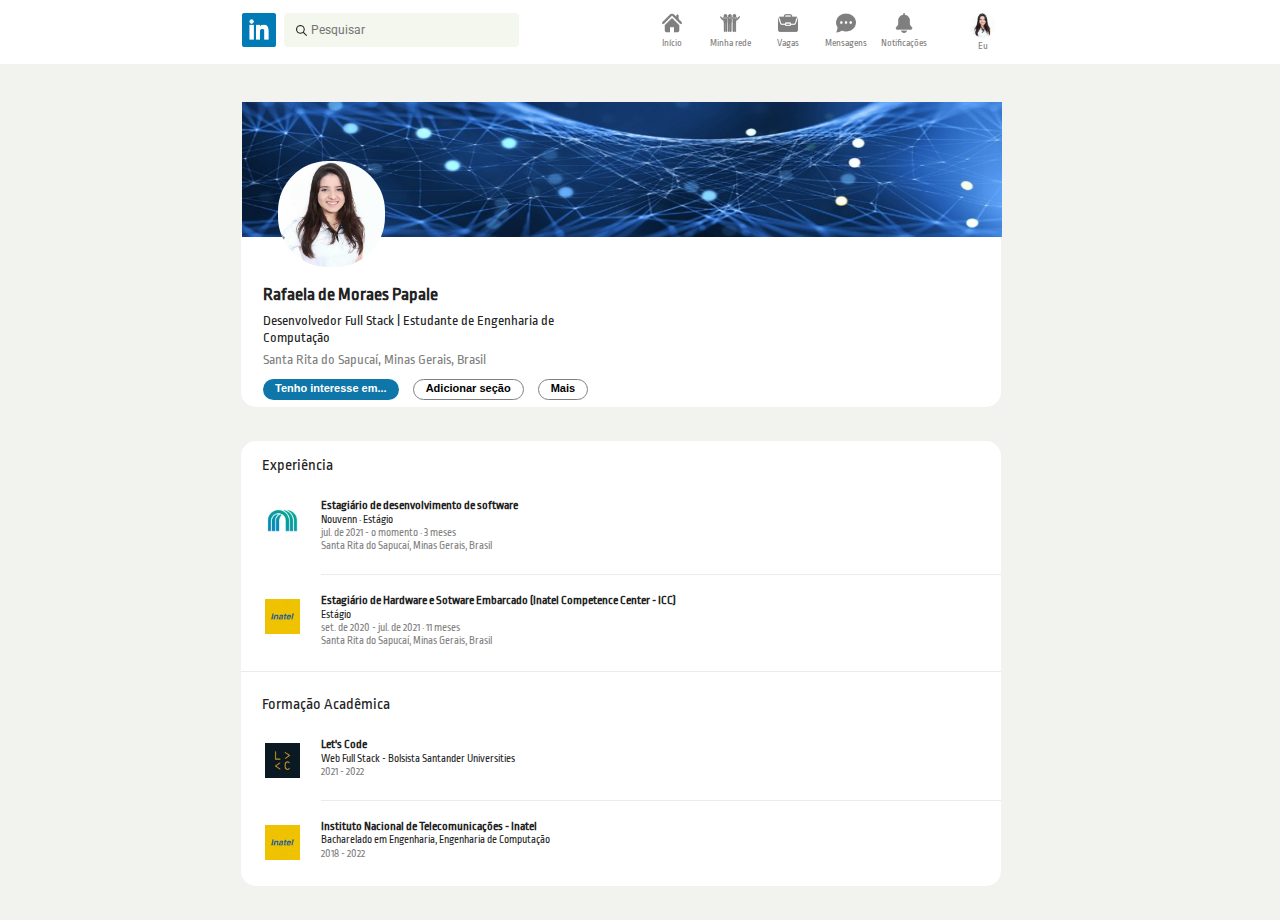
<file: index.html>
<!DOCTYPE html>
<html lang="en">

<head>
    <meta charset="UTF-8">
    <meta http-equiv="X-UA-Compatible" content="IE=edge">
    <meta name="viewport" content="width=device-width, initial-scale=1.0">
    <!-- Fontes -->
    <!-- Font: Search -->
    <link rel="preconnect" href="https://fonts.googleapis.com">
    <link rel="preconnect" href="https://fonts.gstatic.com" crossorigin>
    <link href="https://fonts.googleapis.com/css2?family=Roboto:ital,wght@0,100;0,300;0,400;1,100&display=swap"
        rel="stylesheet">
    <!-- Font: Options -->
    <link rel="preconnect" href="https://fonts.googleapis.com">
    <link rel="preconnect" href="https://fonts.gstatic.com" crossorigin>
    <link
        href="https://fonts.googleapis.com/css2?family=Roboto:ital,wght@0,100;0,300;0,400;1,100&family=Ropa+Sans&display=swap"
        rel="stylesheet">
    <!-- Font: Corpo -->
    <link rel="preconnect" href="https://fonts.googleapis.com">
    <link rel="preconnect" href="https://fonts.gstatic.com" crossorigin>
    <link 
        href="https://fonts.googleapis.com/css2?family=Rambla:wght@400;700&family=Roboto:ital,wght@0,100;0,300;0,400;1,100&family=Ropa+Sans&display=swap"
        rel="stylesheet">

    <!-- Importando CSS -->
    
    <link rel="stylesheet" href="reset.css" />
    <link rel="stylesheet" href="style.css" />

    <!-- Título da página -->
    <title>Rafaela de Moraes Papale | LinkedIn</title>
</head>

<body>

    <header>
        <section class="head">

            <section class="logo">
                <a href="index.html">
                    <img src="images/linkedin.jpg" alt="linkedin">
                </a>
            </section>

            <section class="search">
                <img src="images/loupe.png" alt="loupe">
                <input type="text" placeholder="Pesquisar">
            </section>

            <section class="options">
                <div>
                    <img src="images/home-icon-silhouette.png" alt="home" href="index.html">
                    <p>Início</p>
                </div>
                <div>
                    <img src="images/group-of-three-men-standing-side-by-side-hugging-each-other.png" alt="group"
                        href="index.html">
                    <p>Minha rede</p>
                </div>
                <div>
                    <img src="images/portfolio.png" alt="portfolio" href="index.html">
                    <p>Vagas</p>
                </div>
                <div>
                    <img src="images/chat.png" alt="chat" href="index.html">
                    <p>Mensagens</p>
                </div>
                <div>
                    <img src="images/bell.png" alt="notification" href="index.html">
                    <p>Notificações</p>
                </div>
            </section>

            <section class="profile">
                <div>
                    <img src="images/profile.jpg" alt="profile" href="index.html">
                    <p>Eu</p>
                </div>
            </section>

        </section>
    </header>

    <main>
        <section class="box">
            <img class="capa" src="images/capa.jpg" alt="capa-perfil" href="index.html">
            <img class="imagem-perfil" src="images/profile.jpg" alt="foto-perfil" href="index.html">
        </section>

        <section class="profile-box">
            <section class="info">
                <h1>Rafaela de Moraes Papale</h1>
                <p>Desenvolvedor Full Stack | Estudante de Engenharia de Computação</p>
                <p class="localizacao">Santa Rita do Sapucaí, Minas Gerais, Brasil</p>
            </section>

            <section class="botao">
                <button class="azul" type="get">Tenho interesse em...</button>
                <button class="branco" type="get">Adicionar seção</button>
                <button class="branco" type="get">Mais</button>
            </section>
        </section>

        <section class="info-box">
            <h1 class="title-experiencia">Experiência</h1>
            <div>
                <img src="/images/nouvenn.jpg" alt="nouvenn" href="index.html">
                <div class="text">
                    <h1>Estagiário de desenvolvimento de software</h1>
                    <p>Nouvenn · Estágio</p>
                    <span>jul. de 2021 - o momento · 3 meses</span>
                    <span>Santa Rita do Sapucaí, Minas Gerais, Brasil</span>
                </div>

                <div class="divisao"></div>

                <img src="/images/inatel.jpg" alt="inatel" href="index.html">
                <div class="text">
                    <h1>Estagiário de Hardware e Sotware Embarcado (Inatel Competence Center - ICC)</h1>
                    <p>Estágio</p>
                    <span>set. de 2020 - jul. de 2021 · 11 meses</span>
                    <span>Santa Rita do Sapucaí, Minas Gerais, Brasil</span>
                </div>
            </div>

            <section class="ex-form"></section>

            <h1 class="title-formacao">Formação Acadêmica</h1>
            <div>
                <img src="/images/letscode.jpg" alt="letscode" href="index.html">
                <div class="text">
                    <h1>Let's Code</h1>
                    <p>Web Full Stack - Bolsista Santander Universities</p>
                    <span>2021 - 2022</span>
                </div>

                <div class="divisao"></div>

                <img src="/images/inatel.jpg" alt="inatel" href="index.html">
                <div class="text">
                    <h1>Instituto Nacional de Telecomunicações - Inatel</h1>
                    <p>Bacharelado em Engenharia, Engenharia de Computação</p>
                    <span>2018 - 2022</span>
                </div>
            </div>
        </section>
    </main>
</body>
</html>
</file>
<file: style.css>
* {
    margin: 0;
    padding: 0;
    box-sizing: border-box;
}

body {
    background-color: #f2f3ee;
    margin: 0;
    padding: 0;
}

/* HEADER */

header {
    background-color: #FFFF;
	display: flex;
	justify-content: center;
}

.head {
    width: 769px;
	margin-right: 27px;
	margin-top: 13px;
	margin-bottom: 12px;
	display: flex;
	position: relative
}

.logo img {
    width: 34px;
    top: 13px;
    left: 27px;
}

.search {
    background: #f3f7ee;
    border: none;
    margin-left: 8px;
    border-radius: 4px;
    width: 235px;
    height: 34px;
    left: 72px;
    top: 13px;
}

.search img {
    width: 11px;
    height: 11px;
    top: 12px;
    left: 54px;
    bottom: 11px;
    position: absolute;
}

.search input {
    background: #f3f7ee;
    border: none;
    margin-top: 10px;
    margin-left: 27px;
    font-family: 'Roboto', sans-serif;
    font-size: 12px;
    line-height: 14.06px;
    font-style: normal;
    font-weight: 400;
}

.options {
    display: flex;
}

.options div {
    display: flex;
    flex-direction: column;
    align-items: center;
    width: 58px;
}

.options div img {
    width: 20px;
    top: 12px;
    left: 58px;
    opacity: 50%;
}

.options div img:hover {
    opacity: 100%;
}

.options div p {
    margin-top: 5px;
    font-size: 10px;
    font-style: normal;
    font-weight: 400;
    font-family: 'Roboto', sans-serif;
    font-family: 'Ropa Sans', sans-serif;
    line-height: 10.72px;
    color: gray;
}

.options div p:hover {
    color: black;
}

.profile {
    display: flex;
    margin-left: 37px;
}

.profile div {
    display: flex;
    flex-direction: column;
    align-items: center;
}

.profile div img {
    top: 10px;
    bottom: 23.61px;
    width: 25.39px;
    height: 25.39px;
    border-radius: 15px;
}

.profile div p {
    margin-top: 2.61px;
    font-size: 10px;
    font-style: normal;
    font-weight: 400;
    font-family: 'Roboto', sans-serif;
    font-family: 'Ropa Sans', sans-serif;
    line-height: 10.72px;
    color: grey;
}

.profile div p:hover {
    color: black;
}

/* MAIN */

main {
    display: flex;
    flex-direction: column;
    align-items: center;
    font-family: 'Rambla', sans-serif;
    font-family: 'Roboto', sans-serif;
    font-family: 'Ropa Sans', sans-serif;  
}

.box {
    width: 760px;
	margin-right: 27px;
	margin-top: 38px;
	display: flex;
    flex-direction: column;
    justify-content: flex-start;
    align-items: flex-start;
}

.capa {
    width: 100%;
    height: 135px;
    left: 27px;
    transform: translate(-5px);
    z-index: 2;
}

.imagem-perfil {
    position: absolute;
    margin-top: 59px;
    margin-left: 31.38px;
    width: 106.64px;
    height: 106.64px;
    border-radius: 50px;
    z-index: 2;
}

.profile-box {
    background-color: #FFFF;
    border-radius: 15px;
    margin-top: -15px;
    width: 760px;
    height: 185px;
    transform: translate(-19px);
}

.info h1 {
    margin-top: 60px;
    margin-left: 22px;
    margin-bottom: 0px;
    font-size: 18px;
    line-height: 25px;
    font-weight: 700;
    font-style: inherit;
}

.info p {
    margin-top: 5px;
    margin-left: 22px;
    margin-bottom: 0px;
    font-size: 14px;
    font-style: normal;
    line-height: 17px;
    font-weight: 400;
    width: 360px;
}

.localizacao {
    margin-left: 22px;
    margin-top: 5px;
    height: 13px;
    font-style: normal;
    font-size: 12px;
    line-height: 14.69px;
    font-weight: 400;
    color: grey;
}

.botao {
	display: flex;
    flex-direction: row;
    align-items: center;
    column-gap: 14px;
    margin-top: 15px;
    margin-left: 22px;
    margin-right: 378px;
}

.botao button {
	box-sizing: border-box;
	border-radius: 12px;
	height: 21px;
	font-size: 11px;
	font-weight: 700;
    line-height: 13.46px;
	padding-left: 12px;
	padding-right: 12px;
    border: black;
}

button.azul {
	color: white;
	background-color: #0e76a8
}

button.branco {
	color: black;
	background-color: #FFFF;
	border: solid 0.5px grey;

}

button.azul:hover {
	background-color: #006292;
}

button.branco:hover {
	border: solid 1.5px grey;
	background-color: gainsboro;
	padding-left: 11px;
	padding-right: 11px;
}

.info-box {
    display: flex;
    flex-direction: column;
    background-color: #FFFF;
    border-radius: 15px;
    margin-top: 34px;
    margin-bottom: 34px;
    width: 760px;
    height: 445px;
    transform: translate(-19px);
}

.info-box .title-experiencia {
    margin-top: 16px;
    margin-left: 21px;
    font-style: normal;
    font-weight: 400;
    size: 14px;
    line-height: 17.14px;
}

.info-box div img {
    width: 35px;
    height: 35px;
    margin-left: 24px;
    margin-top: 30px;
}

.text {
    display: flex;
    flex-direction: column;
    margin-left: 80px;
    margin-bottom: 15px;
}

.text h1 {
    margin-top: -40px;
    font-style: normal;
    font-weight: 700;
    font-size: 12px;
    line-height: 14.69px;
}

.text p {
    font-style: normal;
    font-weight: 400;
    font-size: 11px;
    line-height: 13.46px;
}

.text span {
    font-style: normal;
    font-weight: 400;
    font-size: 11px;
    line-height: 13.46px;
    color: grey;
}

.divisao {
	width: 680px;
	height: 1px;
	position: absolute;
	margin-top: 5px;
    margin-left: 80px;
	background-color: #EBEBEB;
}

.ex-form {
    width: 760px;
	height: 1px;
	position: absolute;
	margin-top: 230px;
    margin-bottom: 40px;
	background-color: #EBEBEB;
}

.info-box .title-formacao {
    margin-top: 32px;
    margin-left: 21px;
    font-style: normal;
    font-weight: 400;
    size: 14px;
    line-height: 17.14px;
}

@media screen and (max-width: 800px) {
    .head, .box, .profile-box, .info-box {
        width: 600px;
    }

    .search{
        width: 200px;
    }

    .divisao {
        width: 86%;
    }

    .ex-form {
        width: 100%;
    }

    .botao {
        margin-right: 200px;
    }
}

@media screen and (max-width: 800px) {
    .options {
        margin-left: 10px !important;
    }
}

@media screen and (min-width: 800px) {
    .options {
        margin-left: 124px !important;
    }
}
</file>
